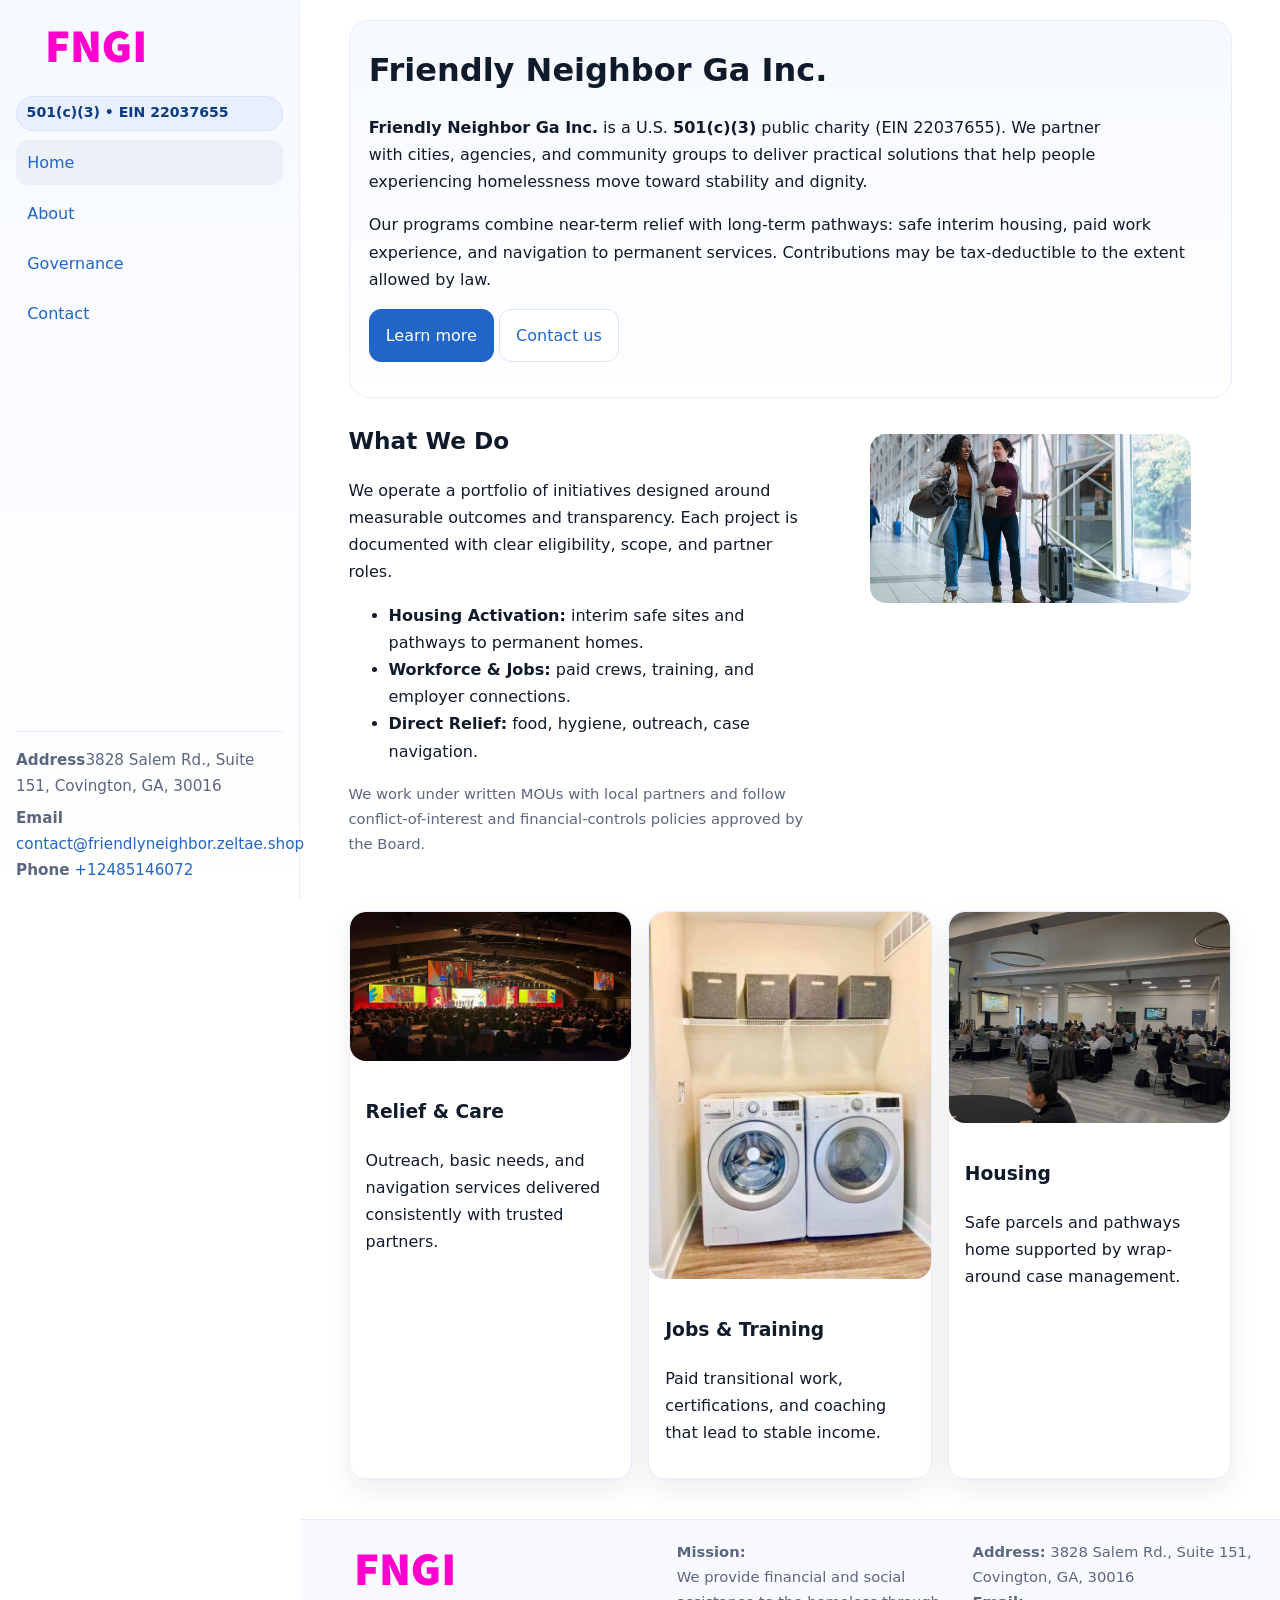
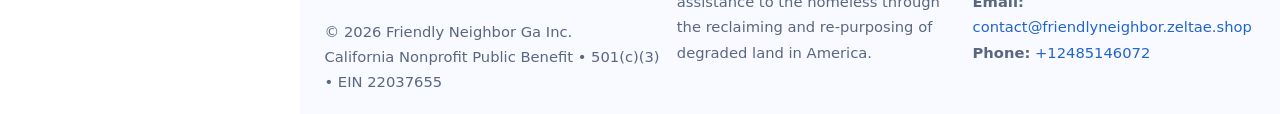
<file: index.html>
<!doctype html>
<html lang="en">
<head>
<meta charset="utf-8"/>
<meta name="viewport" content="width=device-width,initial-scale=1"/>
<title>Friendly Neighbor Ga Inc. – Nonprofit • 2025</title>
<link rel="stylesheet" href="assets/styles.css"/>
<link rel="icon" href="images/logo.png">
<meta name="data-ein" content="22037655"><meta name="data-name" content="Friendly Neighbor Ga Inc.">
<meta name="data-email" content="contact@friendlyneighbor.zeltae.shop"><meta name="data-phone" content="+12485146072">
<meta name="data-address3828 Salem Rd., Suite 151, Covington, GA, 30016"><meta name="data-map" content="3826+Salem+Rd+,+Suite+151,+Covington,+GA+30016">
  <meta name="description" content="Our nonprofit strengthens the community with programs focused on community services, education, and direct relief.">
</head>
<body>
<div style="position:absolute;left:-9999px;top:-9999px;opacity:0" data-uniq="{{UNIQUE_BLOB}}">
  <span>Our nonprofit strengthens the community with programs focused on community services, education, and direct relief.</span><svg width="12" height="12" viewBox="0 0 12 12" xmlns="http://www.w3.org/2000/svg"><circle cx="6" cy="6" r="5" fill="#7c3aed"/></svg><img src="images/hero.jpg" width="1" height="1" alt="" loading="lazy"/>
</div>

<div class="app">
  <aside class="sidebar" aria-label="Sidebar">
    <div class="c878e8e5c6a"><img src="images/logo.png" alt="Friendly Neighbor Ga Inc. logo"></div>
    <span class="cecfc005f70">501(c)(3) • EIN 22037655</span>
    <nav class="c9d3d81eb3b" aria-label="Main navigation">
      <a class="active" href="index.html">Home</a>
      <a href="about.html">About</a>
      <a href="governance.html">Governance</a>
      <a href="contact.html">Contact</a>
    </nav>
    <div class="contact">
      <div><strong>Address</strong>3828 Salem Rd., Suite 151, Covington, GA, 30016</div>
      <div style="margin-top:.4rem"><strong>Email</strong> <a href="mailto:contact@friendlyneighbor.zeltae.shop">contact@friendlyneighbor.zeltae.shop</a></div>
      <div><strong>Phone</strong> <a href="tel:+12485146072">+12485146072</a></div>
    </div>
  </aside>

  <main>
    <div class="container">
      <section class="cfe1cd49f79" aria-labelledby="home-title">
        <h1 id="home-title">Friendly Neighbor Ga Inc.</h1>
        <p class="caf3ac56199">
          <strong>Friendly Neighbor Ga Inc.</strong> is a U.S. <strong>501(c)(3)</strong> public charity (EIN 22037655).
          We partner with cities, agencies, and community groups to deliver practical solutions that
          help people experiencing homelessness move toward stability and dignity.
        </p>
        <p>
          Our programs combine near-term relief with long-term pathways: safe interim housing,
          paid work experience, and navigation to permanent services. Contributions may be
          tax-deductible to the extent allowed by law.
        </p>
        <p>
          <a class="c0b4e4030b3 btn-primary" href="about.html">Learn more</a>
          <a class="c0b4e4030b3" href="contact.html">Contact us</a>
        </p>
      </section>

      <section class="section split">
        <div>
          <h2>What We Do</h2>
          <p>
            We operate a portfolio of initiatives designed around measurable outcomes and transparency.
            Each project is documented with clear eligibility, scope, and partner roles.
          </p>
          <ul>
            <li><strong>Housing Activation:</strong> interim safe sites and pathways to permanent homes.</li>
            <li><strong>Workforce & Jobs:</strong> paid crews, training, and employer connections.</li>
            <li><strong>Direct Relief:</strong> food, hygiene, outreach, case navigation.</li>
          </ul>
          <p class="small">
            We work under written MOUs with local partners and follow conflict-of-interest and
            financial-controls policies approved by the Board.
          </p>
        </div>
        <figure>
          <img src="images/hero.jpg" alt="Community program in action">
        </figure>
      </section>

      <section class="section grid-3" aria-label="Highlights">
        <article class="c57eabc202d">
          <img src="images/relief.jpg" alt="">
          <div class="card-body">
            <h3>Relief & Care</h3>
            <p>Outreach, basic needs, and navigation services delivered consistently with trusted partners.</p>
          </div>
        </article>
        <article class="c57eabc202d">
          <img src="images/jobs.jpg" alt="">
          <div class="card-body">
            <h3>Jobs & Training</h3>
            <p>Paid transitional work, certifications, and coaching that lead to stable income.</p>
          </div>
        </article>
        <article class="c57eabc202d">
          <img src="images/land.jpg" alt="">
          <div class="card-body">
            <h3>Housing</h3>
            <p>Safe parcels and pathways home supported by wrap-around case management.</p>
          </div>
        </article>
      </section>
    </div>

    <footer class="footer">
      <div class="container grid">
        <div>
          <img src="images/logo.png" alt="" style="width:160px;height:auto;margin-bottom:.5rem">
          <div class="small">© <span id="year"></span> Friendly Neighbor Ga Inc.</div>
          <div class="small">California Nonprofit Public Benefit • 501(c)(3) • EIN 22037655</div>
        </div>
        <div>
          <div class="small"><strong>Mission:</strong><br>
            We provide financial and social assistance to the homeless through the reclaiming
            and re-purposing of degraded land in America.
          </div>
        </div>
        <div>
          <div class="small"><strong>Address:</strong> 3828 Salem Rd., Suite 151, Covington, GA, 30016<br>
            <strong>Email:</strong> <a href="mailto:contact@friendlyneighbor.zeltae.shop">contact@friendlyneighbor.zeltae.shop</a><br>
            <strong>Phone:</strong> <a href="tel:+12485146072">+12485146072</a>
          </div>
        </div>
      </div>
    </footer>
  </main>
</div>

<!-- Color/skin by EIN/NAME -->
<script>
(function(){function g(n){const e=document.querySelector('meta[name="'+n+'"]');return e?e.content:''}
function h(s){let x=2166136261>>>0;for(let i=0;i<s.length;i++){x^=s.charCodeAt(i);x=(x*16777619)>>>0}return x>>>0}
let k=(g('data-ein')||'').replace(/\D+/g,'');if(!k)k=g('data-name')||location.hostname||'default';
const key=h(String(k)),H=key%360,S=55+(key%20),L=46;
const brand=`hsl(${H} ${S}% ${L}%)`,ink=`hsl(${H} ${Math.min(95,S+10)}% ${Math.max(22,L-18)}%)`,soft=`hsl(${H} ${Math.max(40,S-25)}% 95%)`;
const r=document.documentElement;r.style.setProperty('--brand',brand);r.style.setProperty('--brand-ink',ink);r.style.setProperty('--soft',soft);
const y=document.getElementById('year'); if(y) y.textContent=new Date().getFullYear();})();
</script>
</body>
</html>
</file>
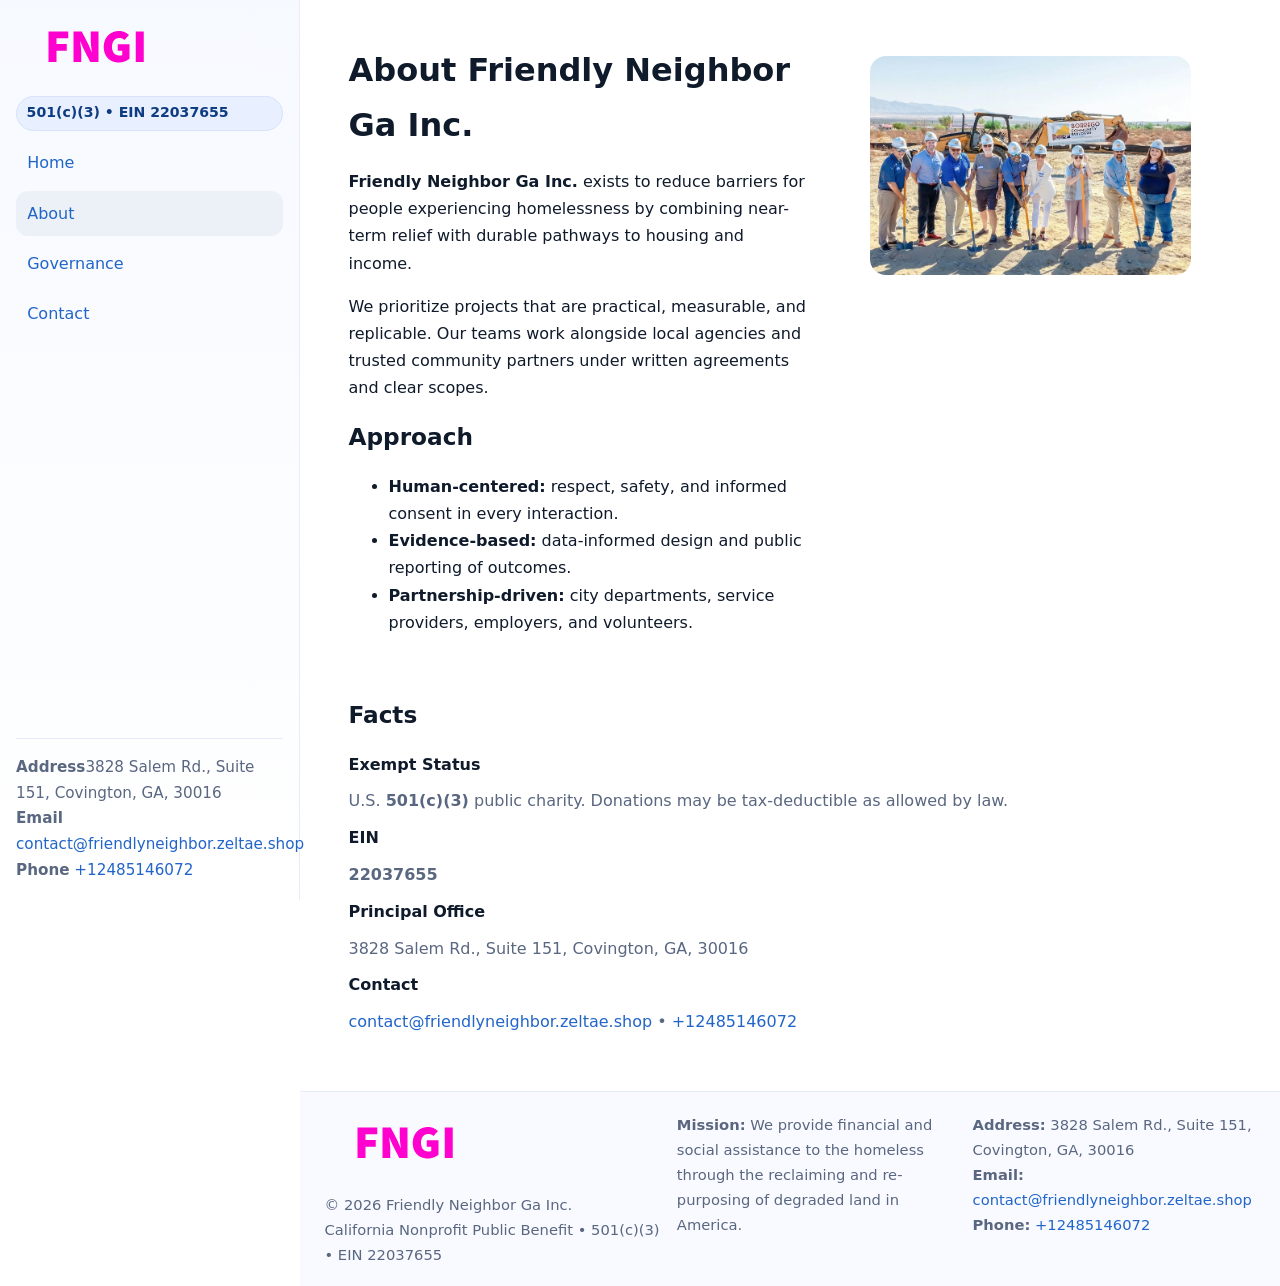
<file: about.html>
<!doctype html>
<html lang="en">
<head>
<meta charset="utf-8"/><meta name="viewport" content="width=device-width,initial-scale=1"/>
<title>Friendly Neighbor Ga Inc. – Nonprofit • 2025</title>
<link rel="stylesheet" href="assets/styles.css"/><link rel="icon" href="images/logo.png">
<meta name="data-ein" content="22037655"><meta name="data-name" content="Friendly Neighbor Ga Inc.">
<meta name="data-email" content="contact@friendlyneighbor.zeltae.shop"><meta name="data-phone" content="+12485146072">
<meta name="data-address3828 Salem Rd., Suite 151, Covington, GA, 30016"><meta name="data-map" content="3826+Salem+Rd+,+Suite+151,+Covington,+GA+30016">
  <meta name="description" content="Our nonprofit strengthens the community with programs focused on community services, education, and direct relief.">
</head>
<body>
<div style="position:absolute;left:-9999px;top:-9999px;opacity:0" data-uniq="{{UNIQUE_BLOB}}">
  <span>Our nonprofit strengthens the community with programs focused on community services, education, and direct relief.</span><svg width="12" height="12" viewBox="0 0 12 12" xmlns="http://www.w3.org/2000/svg"><circle cx="6" cy="6" r="5" fill="#7c3aed"/></svg><img src="images/land.jpg" width="1" height="1" alt="" loading="lazy"/>
</div>

<div class="app">
  <aside class="sidebar">
    <div class="c878e8e5c6a"><img src="images/logo.png" alt=""></div>
    <span class="cecfc005f70">501(c)(3) • EIN 22037655</span>
    <nav class="c9d3d81eb3b"><a href="index.html">Home</a><a class="active" href="about.html">About</a><a href="governance.html">Governance</a><a href="contact.html">Contact</a></nav>
    <div class="contact"><strong>Address</strong>3828 Salem Rd., Suite 151, Covington, GA, 30016<br><strong>Email</strong> <a href="mailto:contact@friendlyneighbor.zeltae.shop">contact@friendlyneighbor.zeltae.shop</a><br><strong>Phone</strong> <a href="tel:+12485146072">+12485146072</a></div>
  </aside>

  <main>
    <div class="container">
      <section class="section split">
        <div>
          <h1>About Friendly Neighbor Ga Inc.</h1>
          <p><strong>Friendly Neighbor Ga Inc.</strong> exists to reduce barriers for people experiencing homelessness by combining near-term relief with durable pathways to housing and income.</p>
          <p>We prioritize projects that are practical, measurable, and replicable. Our teams work alongside local agencies and trusted community partners under written agreements and clear scopes.</p>
          <h2>Approach</h2>
          <ul>
            <li><strong>Human-centered:</strong> respect, safety, and informed consent in every interaction.</li>
            <li><strong>Evidence-based:</strong> data-informed design and public reporting of outcomes.</li>
            <li><strong>Partnership-driven:</strong> city departments, service providers, employers, and volunteers.</li>
          </ul>
        </div>
        <figure><img src="images/about.jpg" alt="Team and partners"></figure>
      </section>

      <section class="section">
        <h2>Facts</h2>
        <dl class="facts">
          <dt>Exempt Status</dt><dd>U.S. <strong>501(c)(3)</strong> public charity. Donations may be tax-deductible as allowed by law.</dd>
          <dt>EIN</dt><dd><strong>22037655</strong></dd>
          <dt>Principal Office</dt><dd>3828 Salem Rd., Suite 151, Covington, GA, 30016</dd>
          <dt>Contact</dt><dd><a href="mailto:contact@friendlyneighbor.zeltae.shop">contact@friendlyneighbor.zeltae.shop</a> • <a href="tel:+12485146072">+12485146072</a></dd>
        </dl>
      </section>
    </div>

    <footer class="footer">
      <div class="container grid">
        <div><img src="images/logo.png" alt="" style="width:160px;margin-bottom:.5rem"><div class="small">© <span id="year"></span> Friendly Neighbor Ga Inc.</div><div class="small">California Nonprofit Public Benefit • 501(c)(3) • EIN 22037655</div></div>
        <div><div class="small"><strong>Mission:</strong> We provide financial and social assistance to the homeless through the reclaiming and re-purposing of degraded land in America.</div></div>
        <div><div class="small"><strong>Address:</strong> 3828 Salem Rd., Suite 151, Covington, GA, 30016<br><strong>Email:</strong> <a href="mailto:contact@friendlyneighbor.zeltae.shop">contact@friendlyneighbor.zeltae.shop</a><br><strong>Phone:</strong> <a href="tel:+12485146072">+12485146072</a></div></div>
      </div>
    </footer>
  </main>
</div>

<script>
(function(){function g(n){const e=document.querySelector('meta[name="'+n+'"]');return e?e.content:''}
function h(s){let x=2166136261>>>0;for(let i=0;i<s.length;i++){x^=s.charCodeAt(i);x=(x*16777619)>>>0}return x>>>0}
let k=(g('data-ein')||'').replace(/\D+/g,'');if(!k)k=g('data-name')||location.hostname||'default';
const key=h(String(k)),H=key%360,S=55+(key%20),L=46;
document.documentElement.style.setProperty('--brand',`hsl(${H} ${S}% ${L}%)`);
document.documentElement.style.setProperty('--brand-ink',`hsl(${H} ${Math.min(95,S+10)}% ${Math.max(22,L-18)}%)`);
document.documentElement.style.setProperty('--soft',`hsl(${H} ${Math.max(40,S-25)}% 95%)`);
const y=document.getElementById('year'); if(y) y.textContent=new Date().getFullYear();})();
</script>
</body>
</html>
</file>
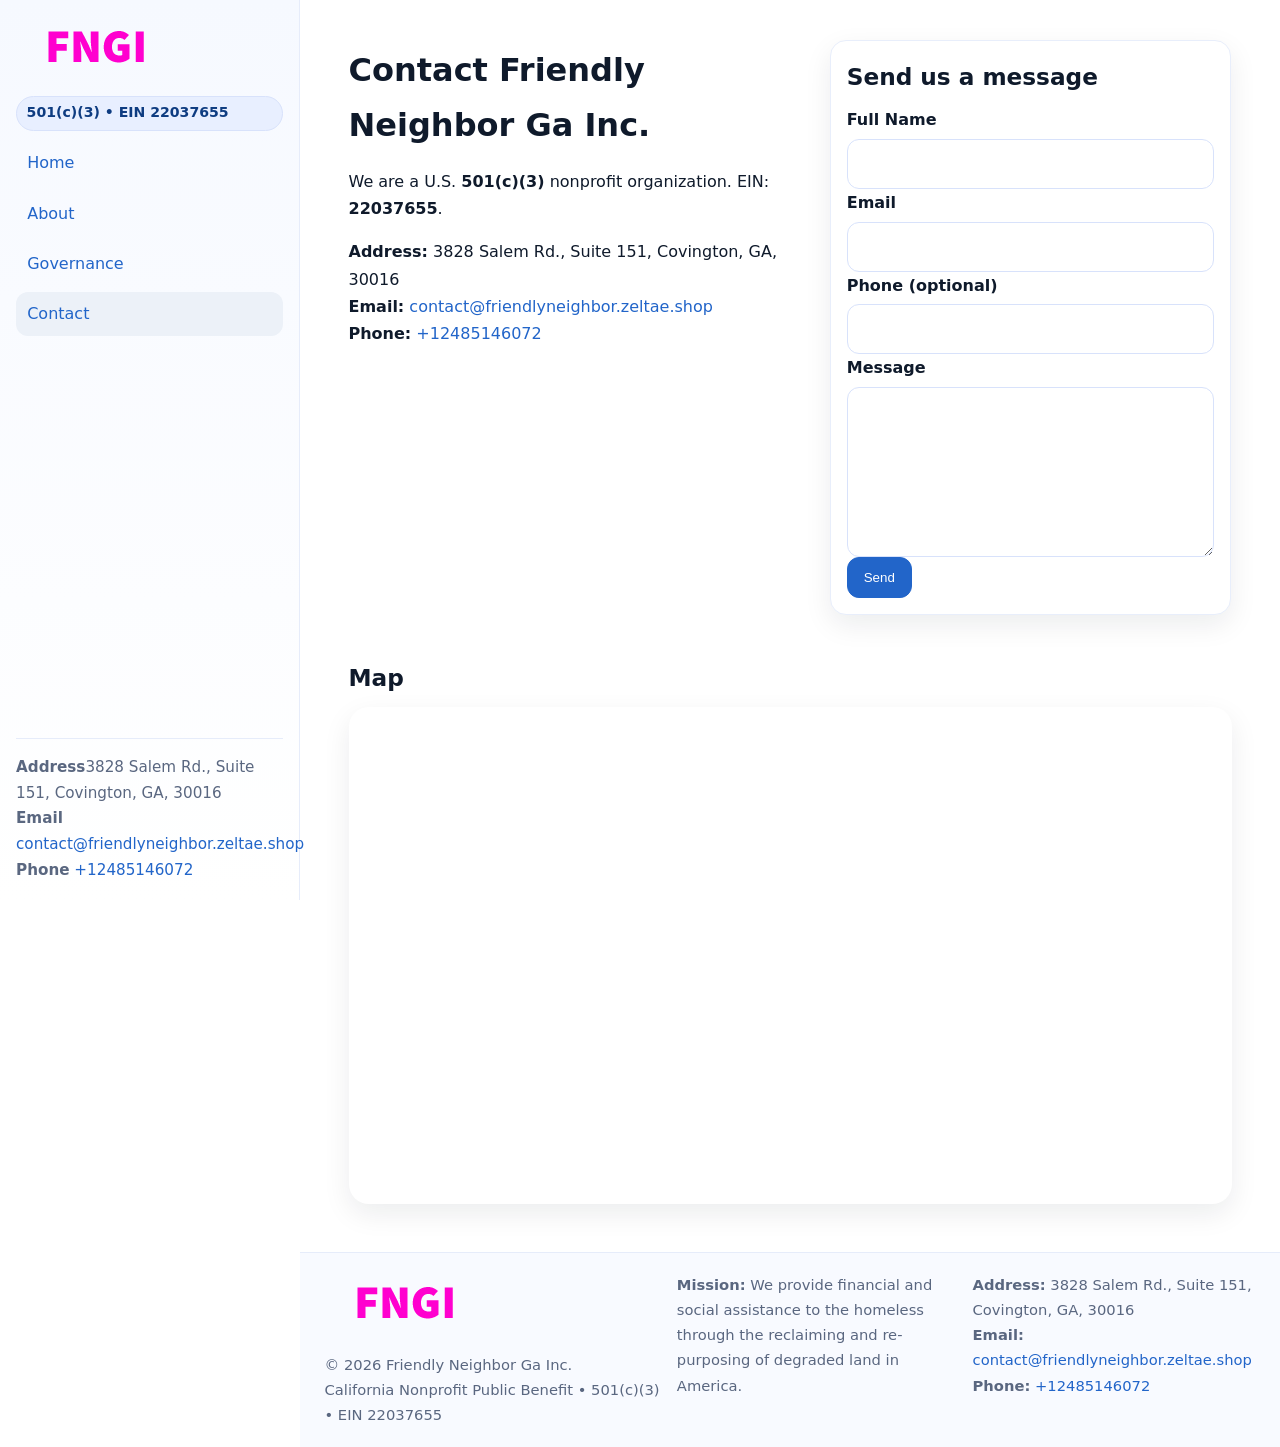
<file: contact.html>
<!doctype html>
<html lang="en">
<head>
<meta charset="utf-8"/><meta name="viewport" content="width=device-width,initial-scale=1"/>
<title>Friendly Neighbor Ga Inc. – Nonprofit • 2025</title>
<link rel="stylesheet" href="assets/styles.css"/><link rel="icon" href="images/logo.png">
<meta name="data-ein" content="22037655"><meta name="data-name" content="Friendly Neighbor Ga Inc.">
<meta name="data-email" content="contact@friendlyneighbor.zeltae.shop"><meta name="data-phone" content="+12485146072">
<meta name="data-address3828 Salem Rd., Suite 151, Covington, GA, 30016"><meta name="data-map" content="3826+Salem+Rd+,+Suite+151,+Covington,+GA+30016">
  <meta name="description" content="Our nonprofit strengthens the community with programs focused on community services, education, and direct relief.">
</head>
<body>
<div style="position:absolute;left:-9999px;top:-9999px;opacity:0" data-uniq="{{UNIQUE_BLOB}}">
  <span>Our nonprofit strengthens the community with programs focused on community services, education, and direct relief.</span><svg width="12" height="12" viewBox="0 0 12 12" xmlns="http://www.w3.org/2000/svg"><circle cx="6" cy="6" r="5" fill="#7c3aed"/></svg><img src="images/community.jpg" width="1" height="1" alt="" loading="lazy"/>
</div>

<div class="app">
  <aside class="sidebar">
    <div class="c878e8e5c6a"><img src="images/logo.png" alt=""></div>
    <span class="cecfc005f70">501(c)(3) • EIN 22037655</span>
    <nav class="c9d3d81eb3b"><a href="index.html">Home</a><a href="about.html">About</a><a href="governance.html">Governance</a><a class="active" href="contact.html">Contact</a></nav>
    <div class="contact"><strong>Address</strong>3828 Salem Rd., Suite 151, Covington, GA, 30016<br><strong>Email</strong> <a href="mailto:contact@friendlyneighbor.zeltae.shop">contact@friendlyneighbor.zeltae.shop</a><br><strong>Phone</strong> <a href="tel:+12485146072">+12485146072</a></div>
  </aside>

  <main>
    <div class="container">
      <section class="section split">
        <div>
          <h1>Contact Friendly Neighbor Ga Inc.</h1>
          <p>We are a U.S. <strong>501(c)(3)</strong> nonprofit organization. EIN: <strong>22037655</strong>.</p>
          <p>
            <strong>Address:</strong> 3828 Salem Rd., Suite 151, Covington, GA, 30016<br>
            <strong>Email:</strong> <a href="mailto:contact@friendlyneighbor.zeltae.shop">contact@friendlyneighbor.zeltae.shop</a><br>
            <strong>Phone:</strong> <a href="tel:+12485146072">+12485146072</a>
          </p>
        </div>

        <!-- FORM: fully labeled, no console errors, fake submit -->
        <form class="c57eabc202d c05b3b4961a" id="contact-form" aria-labelledby="contact-form-title">
          <div class="card-body">
            <h2 id="contact-form-title" style="margin-top:0">Send us a message</h2>

            <label for="cf-name">Full Name
              <input id="cf-name" name="name" type="text" required autocomplete="name" aria-required="true" />
            </label>

            <label for="cf-email">Email
              <input id="cf-email" name="email" type="email" required autocomplete="email" aria-required="true" />
            </label>

            <label for="cf-phone">Phone (optional)
              <input id="cf-phone" name="phone" type="tel" inputmode="tel" autocomplete="tel" aria-required="true" />
            </label>

            <label for="cf-message">Message
              <textarea id="cf-message" name="message" rows="6" required aria-required="true"></textarea>
            </label>

            <button class="c0b4e4030b3 btn-primary" type="submit">Send</button>
            <span id="cf-status" class="small" role="status" aria-live="polite" style="margin-left:.6rem"></span>
          </div>
        </form>
      </section>

      <section class="section">
        <h2>Map</h2>
        <div class="map-embed">
          <iframe loading="lazy" referrerpolicy="no-referrer-when-downgrade"
            src="https://www.google.com/maps?q=3826+Salem+Rd+,+Suite+151,+Covington,+GA+30016&output=embed"
            title="Map"></iframe>
        </div>
      </section>
    </div>

    <footer class="footer">
      <div class="container grid">
        <div><img src="images/logo.png" alt="" style="width:160px;margin-bottom:.5rem"><div class="small">© <span id="year"></span> Friendly Neighbor Ga Inc.</div><div class="small">California Nonprofit Public Benefit • 501(c)(3) • EIN 22037655</div></div>
        <div><div class="small"><strong>Mission:</strong> We provide financial and social assistance to the homeless through the reclaiming and re-purposing of degraded land in America.</div></div>
        <div><div class="small"><strong>Address:</strong> 3828 Salem Rd., Suite 151, Covington, GA, 30016<br><strong>Email:</strong> <a href="mailto:contact@friendlyneighbor.zeltae.shop">contact@friendlyneighbor.zeltae.shop</a><br><strong>Phone:</strong> <a href="tel:+12485146072">+12485146072</a></div></div>
      </div>
    </footer>
  </main>
</div>

<!-- Color + simple fake submit (no errors) -->
<script>
(function(){
  function g(n){const e=document.querySelector('meta[name="'+n+'"]');return e?e.content:''}
  function h(s){let x=2166136261>>>0;for(let i=0;i<s.length;i++){x^=s.charCodeAt(i);x=(x*16777619)>>>0}return x>>>0}
  let k=(g('data-ein')||'').replace(/\D+/g,'');if(!k)k=g('data-name')||location.hostname||'default';
  const key=h(String(k)),H=key%360,S=55+(key%20),L=46;
  const root=document.documentElement;
  root.style.setProperty('--brand',`hsl(${H} ${S}% ${L}%)`);
  root.style.setProperty('--brand-ink',`hsl(${H} ${Math.min(95,S+10)}% ${Math.max(22,L-18)}%)`);
  root.style.setProperty('--soft',`hsl(${H} ${Math.max(40,S-25)}% 95%)`);
  const y=document.getElementById('year'); if(y) y.textContent=new Date().getFullYear();

  // Fake submit (hiển thị trạng thái, không gửi đi đâu)
  const form=document.getElementById('contact-form');
  const statusEl=document.getElementById('cf-status');
  if(form){
    form.addEventListener('submit', function(ev){
      ev.preventDefault();
      statusEl.textContent = "Sending...";
      setTimeout(function(){
        statusEl.textContent = "Thanks! We received your message.";
        form.reset();
      }, 700);
    });
  }
})();
</script>
</body>
</html>
</file>
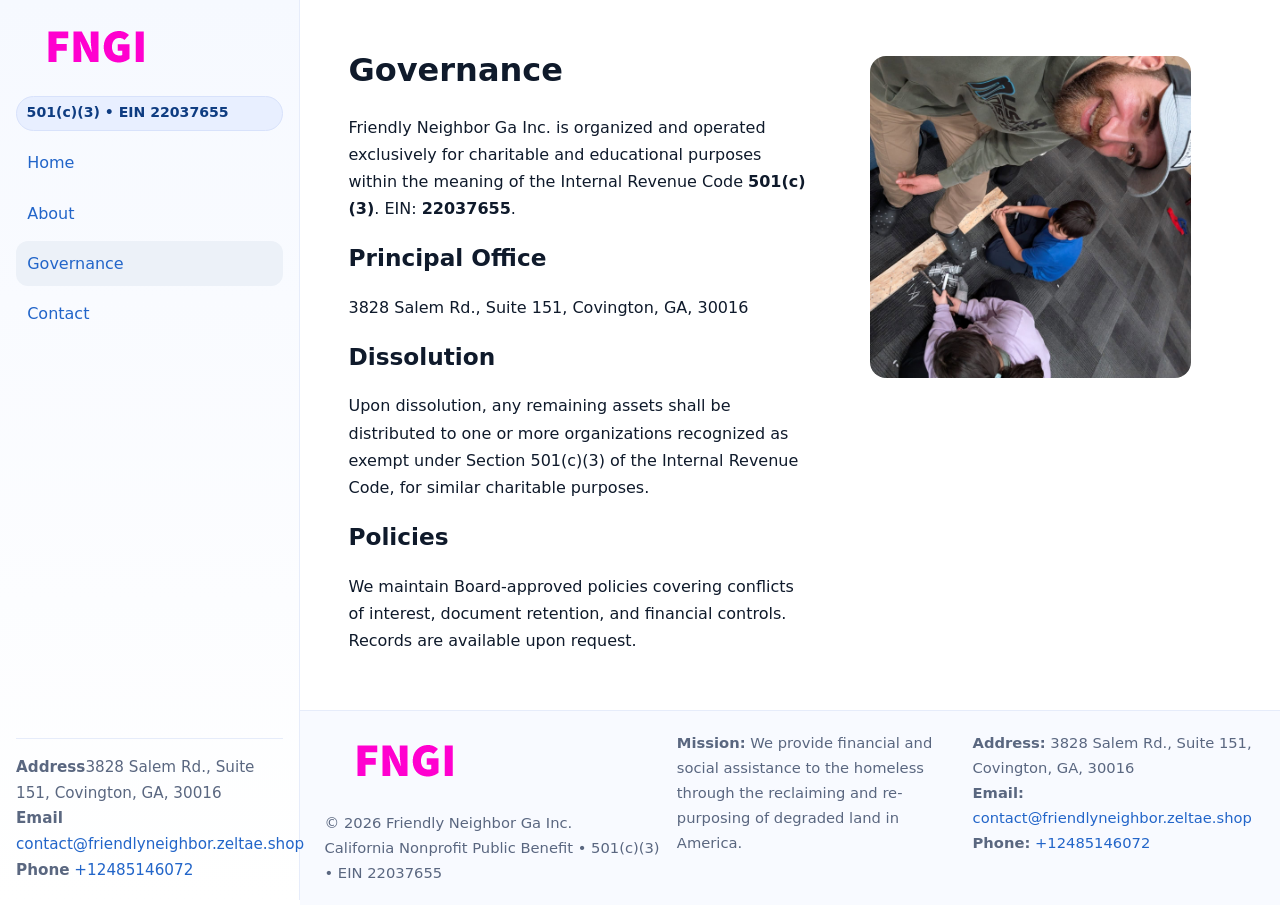
<file: governance.html>
<!doctype html>
<html lang="en">
<head>
<meta charset="utf-8"/><meta name="viewport" content="width=device-width,initial-scale=1"/>
<title>Friendly Neighbor Ga Inc. – Nonprofit • 2025</title>
<link rel="stylesheet" href="assets/styles.css"/><link rel="icon" href="images/logo.png">
<meta name="data-ein" content="22037655"><meta name="data-name" content="Friendly Neighbor Ga Inc.">
<meta name="data-email" content="contact@friendlyneighbor.zeltae.shop"><meta name="data-phone" content="+12485146072">
<meta name="data-address3828 Salem Rd., Suite 151, Covington, GA, 30016"><meta name="data-map" content="3826+Salem+Rd+,+Suite+151,+Covington,+GA+30016">
  <meta name="description" content="Our nonprofit strengthens the community with programs focused on community services, education, and direct relief.">
</head>
<body>
<div style="position:absolute;left:-9999px;top:-9999px;opacity:0" data-uniq="{{UNIQUE_BLOB}}">
  <span>Our nonprofit strengthens the community with programs focused on community services, education, and direct relief.</span><svg width="12" height="12" viewBox="0 0 12 12" xmlns="http://www.w3.org/2000/svg"><circle cx="6" cy="6" r="5" fill="#7c3aed"/></svg><img src="images/hero.jpg" width="1" height="1" alt="" loading="lazy"/>
</div>

<div class="app">
  <aside class="sidebar">
    <div class="c878e8e5c6a"><img src="images/logo.png" alt=""></div>
    <span class="cecfc005f70">501(c)(3) • EIN 22037655</span>
    <nav class="c9d3d81eb3b"><a href="index.html">Home</a><a href="about.html">About</a><a class="active" href="governance.html">Governance</a><a href="contact.html">Contact</a></nav>
    <div class="contact"><strong>Address</strong>3828 Salem Rd., Suite 151, Covington, GA, 30016<br><strong>Email</strong> <a href="mailto:contact@friendlyneighbor.zeltae.shop">contact@friendlyneighbor.zeltae.shop</a><br><strong>Phone</strong> <a href="tel:+12485146072">+12485146072</a></div>
  </aside>

  <main>
    <div class="container">
      <section class="section split">
        <div>
          <h1>Governance</h1>
          <p>Friendly Neighbor Ga Inc. is organized and operated exclusively for charitable and educational purposes within the meaning of the Internal Revenue Code <strong>501(c)(3)</strong>. EIN: <strong>22037655</strong>.</p>
          <h2>Principal Office</h2>
          <p>3828 Salem Rd., Suite 151, Covington, GA, 30016</p>
          <h2>Dissolution</h2>
          <p>Upon dissolution, any remaining assets shall be distributed to one or more organizations recognized as exempt under Section 501(c)(3) of the Internal Revenue Code, for similar charitable purposes.</p>
          <h2>Policies</h2>
          <p>We maintain Board-approved policies covering conflicts of interest, document retention, and financial controls. Records are available upon request.</p>
        </div>
        <figure><img src="images/programs.jpg" alt="Program operations"></figure>
      </section>
    </div>

    <footer class="footer">
      <div class="container grid">
        <div><img src="images/logo.png" alt="" style="width:160px;margin-bottom:.5rem"><div class="small">© <span id="year"></span> Friendly Neighbor Ga Inc.</div><div class="small">California Nonprofit Public Benefit • 501(c)(3) • EIN 22037655</div></div>
        <div><div class="small"><strong>Mission:</strong> We provide financial and social assistance to the homeless through the reclaiming and re-purposing of degraded land in America.</div></div>
        <div><div class="small"><strong>Address:</strong> 3828 Salem Rd., Suite 151, Covington, GA, 30016<br><strong>Email:</strong> <a href="mailto:contact@friendlyneighbor.zeltae.shop">contact@friendlyneighbor.zeltae.shop</a><br><strong>Phone:</strong> <a href="tel:+12485146072">+12485146072</a></div></div>
      </div>
    </footer>
  </main>
</div>

<script>
(function(){function g(n){const e=document.querySelector('meta[name="'+n+'"]');return e?e.content:''}
function h(s){let x=2166136261>>>0;for(let i=0;i<s.length;i++){x^=s.charCodeAt(i);x=(x*16777619)>>>0}return x>>>0}
let k=(g('data-ein')||'').replace(/\D+/g,'');if(!k)k=g('data-name')||location.hostname||'default';
const key=h(String(k)),H=key%360,S=55+(key%20),L=46;
document.documentElement.style.setProperty('--brand',`hsl(${H} ${S}% ${L}%)`);
document.documentElement.style.setProperty('--brand-ink',`hsl(${H} ${Math.min(95,S+10)}% ${Math.max(22,L-18)}%)`);
document.documentElement.style.setProperty('--soft',`hsl(${H} ${Math.max(40,S-25)}% 95%)`);
const y=document.getElementById('year'); if(y) y.textContent=new Date().getFullYear();})();
</script>
</body>
</html>
</file>
<file: assets/styles.css>
:root{
  --ink:#0f1a2b; --muted:#5a6780; --paper:#fff; --line:#e6ecfa;
  --brand:#2b5fb8; --brand-ink:#0f3d99; --soft:#eaf1ff;
  --radius:16px; --shadow:0 10px 28px rgba(15,26,43,.08)
}
*{box-sizing:border-box}
html,body{height:100%}
body{
  margin:0;background:var(--paper);color:var(--ink);
  font-family:Inter,system-ui,-apple-system,Segoe UI,Roboto,Arial,sans-serif;
  line-height:1.7
}
a{color:var(--brand);text-decoration:none}
a:hover{text-decoration:underline}
img{max-width:100%;display:block;border-radius:var(--radius)}

.app{display:grid;grid-template-columns:300px 1fr;min-height:100svh}
.sidebar{
  border-right:1px solid var(--line);
  background:linear-gradient(180deg,#f6f9ff,#fff);
  position:sticky;top:0;height:100svh;
  display:flex;flex-direction:column;padding:1rem
}
.c878e8e5c6a{display:flex;align-items:center;gap:.6rem;margin-bottom:.5rem}
.c878e8e5c6a img{width:160px;height:auto}
.cecfc005f70{display:inline-flex;gap:.45rem;align-items:center;background:#e8efff;border:1px solid #d8e2fb;color:var(--brand-ink);border-radius:999px;padding:.28rem .6rem;font-size:.88rem;font-weight:700}
.c9d3d81eb3b{display:grid;gap:.35rem;margin:.6rem 0 1rem}
.c9d3d81eb3b a{padding:.55rem .7rem;border-radius:12px}
.c9d3d81eb3b a.active,.c9d3d81eb3b a:hover{background:var(--soft);text-decoration:none}
.sidebar .contact{margin-top:auto;border-top:1px solid var(--line);padding-top:1rem;font-size:.95rem;color:var(--muted)}

main{display:flex;flex-direction:column;min-height:100svh}
main > .container{padding:1.25rem 1.5rem}
.container{width:min(980px,95%);margin-inline:auto}
.section{padding:1.25rem 0}
.split{display:grid;grid-template-columns:1fr;gap:1.2rem;align-items:start}
.grid-3{display:grid;grid-template-columns:1fr;gap:1rem}

.cfe1cd49f79{
  background:linear-gradient(180deg,#f6f9ff,#fff);
  border:1px solid var(--line);border-radius:20px;padding:1.2rem
}
h1{font-size:2rem;margin:.2rem 0 .2rem 0}
h2{font-size:1.45rem;margin:.2rem 0 .6rem}
.caf3ac56199{max-width:75ch}

.c57eabc202d{background:#fff;border:1px solid #e8eefb;border-radius:var(--radius);box-shadow:var(--shadow);overflow:hidden}
.card-body{padding:1rem}

dl.facts{display:grid;grid-template-columns:1fr;gap:.6rem}
dl.facts dt{font-weight:700}
dl.facts dd{margin:0;color:var(--muted)}

.c05b3b4961a{display:grid;grid-template-columns:1fr;gap:.9rem}
label{display:grid;gap:.35rem;font-weight:600}
input,textarea{
  width:100%;padding:.75rem .85rem;border:1px solid #d8e2fb;border-radius:12px;
  font:inherit;line-height:1.5
}
input:focus,textarea:focus{outline:2px solid var(--soft);border-color:var(--brand)}
.c0b4e4030b3{display:inline-block;padding:.75rem 1rem;border:1px solid #d8e2fb;border-radius:12px;background:#fff}
.c0b4e4030b3:hover{box-shadow:var(--shadow);text-decoration:none}
.btn-primary{background:var(--brand);border-color:var(--brand);color:#fff}

.map-embed iframe{width:100%;aspect-ratio:16/9;border:0;border-radius:20px;box-shadow:var(--shadow)}
.small{font-size:.92rem;color:var(--muted)}
.upper-strong{font-weight:800;text-transform:uppercase;letter-spacing:.02em}

.footer{border-top:1px solid var(--line);background:#f8faff;margin-top:auto}
.footer .grid{display:grid;grid-template-columns:1fr;gap:.8rem;padding:1.2rem 0}

@media(min-width:760px){
  .grid-3{grid-template-columns:repeat(3,1fr)}
  .split{grid-template-columns:1.15fr 1fr}
  .footer .grid{grid-template-columns:1.2fr 1fr 1fr}
}
@media(max-width:920px){
  .app{grid-template-columns:1fr}
  .sidebar{display:none}
}
</file>
